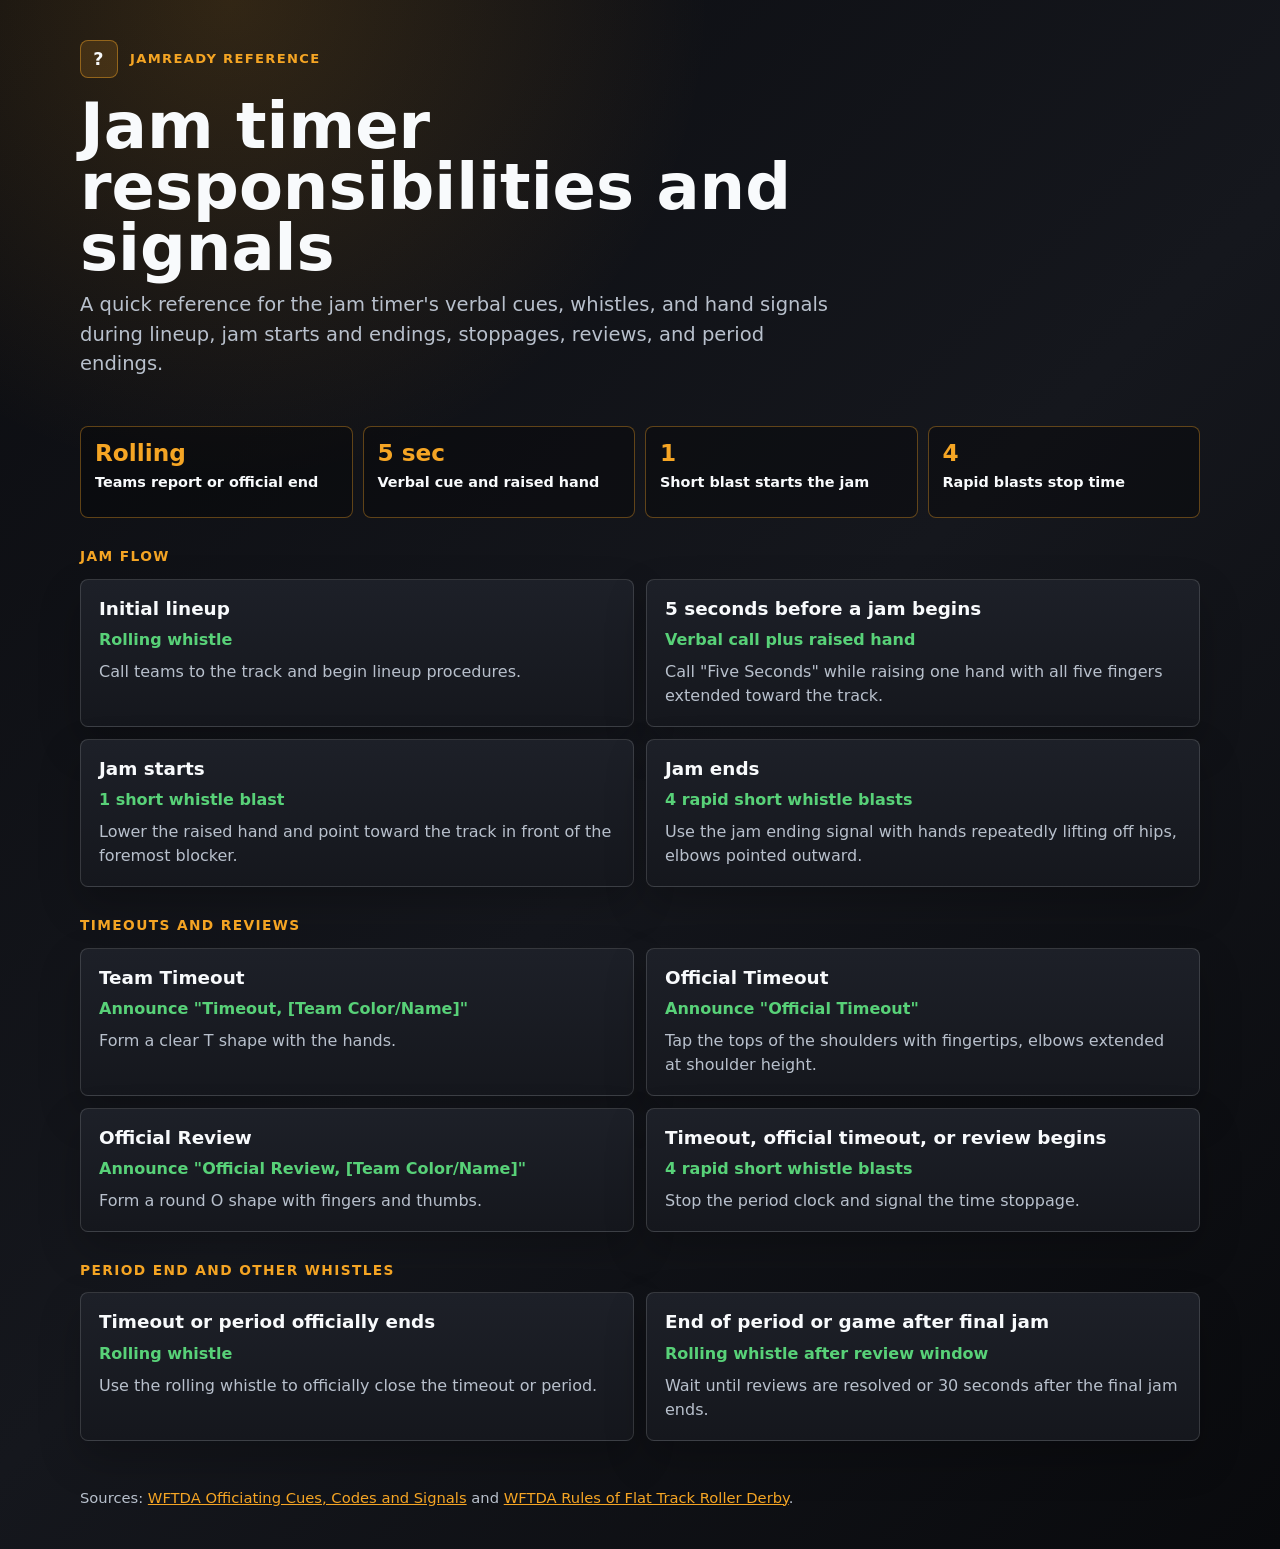
<file: support-page/jam-timer-procedures/index.html>
<!DOCTYPE html>
<html lang="en">
<head>
  <meta charset="UTF-8">
  <meta name="viewport" content="width=device-width, initial-scale=1.0">
  <meta name="description" content="JamReady jam timer whistle, verbal cue, and hand signal reference for roller derby jam timing.">
  <title>JamReady Jam Timer Signals</title>
  <style>
    :root {
      color-scheme: dark;
      --bg: #0b0c10;
      --panel: #15171d;
      --panel-strong: #1d2028;
      --line: rgba(255, 255, 255, 0.14);
      --text: #f8fafc;
      --muted: #b8c0cc;
      --accent: #f5a524;
      --accent-soft: rgba(245, 165, 36, 0.14);
      --green: #58d178;
    }

    * {
      box-sizing: border-box;
    }

    body {
      margin: 0;
      min-height: 100vh;
      background:
        radial-gradient(circle at 18% 0%, rgba(245, 165, 36, 0.16), transparent 30rem),
        linear-gradient(135deg, #0b0c10 0%, #15171d 52%, #090a0d 100%);
      color: var(--text);
      font-family: Inter, ui-sans-serif, system-ui, -apple-system, BlinkMacSystemFont, "Segoe UI", sans-serif;
      line-height: 1.5;
    }

    header,
    main,
    footer {
      width: min(1120px, calc(100% - 32px));
      margin: 0 auto;
    }

    header {
      padding: 40px 0 24px;
    }

    .brand {
      display: flex;
      align-items: center;
      gap: 12px;
      color: var(--accent);
      font-size: 0.82rem;
      font-weight: 900;
      letter-spacing: 0.1em;
      text-transform: uppercase;
    }

    .brand-mark {
      display: inline-grid;
      place-items: center;
      width: 38px;
      height: 38px;
      border: 1px solid rgba(245, 165, 36, 0.45);
      border-radius: 8px;
      background: var(--accent-soft);
      color: var(--text);
      font-size: 1.1rem;
    }

    h1 {
      max-width: 840px;
      margin: 18px 0 12px;
      font-size: clamp(2.1rem, 5vw, 4.8rem);
      line-height: 0.95;
      letter-spacing: 0;
    }

    .lede {
      max-width: 760px;
      margin: 0;
      color: var(--muted);
      font-size: clamp(1rem, 2vw, 1.22rem);
    }

    .quick-grid {
      display: grid;
      grid-template-columns: repeat(4, minmax(0, 1fr));
      gap: 10px;
      margin: 24px 0;
    }

    .quick-item {
      min-height: 92px;
      padding: 14px;
      border: 1px solid rgba(245, 165, 36, 0.36);
      border-radius: 8px;
      background: rgba(0, 0, 0, 0.28);
    }

    .quick-item strong {
      display: block;
      color: var(--accent);
      font-size: 1.45rem;
      line-height: 1;
    }

    .quick-item span {
      display: block;
      margin-top: 8px;
      color: var(--text);
      font-weight: 800;
      font-size: 0.9rem;
    }

    section {
      margin: 28px 0;
    }

    h2 {
      margin: 0 0 12px;
      color: var(--accent);
      font-size: 0.86rem;
      letter-spacing: 0.1em;
      text-transform: uppercase;
    }

    .procedure-grid {
      display: grid;
      grid-template-columns: repeat(2, minmax(0, 1fr));
      gap: 12px;
    }

    article {
      padding: 18px;
      border: 1px solid var(--line);
      border-radius: 8px;
      background: linear-gradient(180deg, var(--panel-strong), var(--panel));
      box-shadow: 0 18px 42px rgba(0, 0, 0, 0.22);
    }

    article h3 {
      margin: 0 0 8px;
      font-size: 1.15rem;
      line-height: 1.2;
    }

    .signal {
      margin: 0 0 8px;
      color: var(--green);
      font-weight: 900;
    }

    article p {
      margin: 0;
      color: var(--muted);
    }

    footer {
      padding: 18px 0 40px;
      color: var(--muted);
      font-size: 0.92rem;
    }

    a {
      color: var(--accent);
    }

    @media (max-width: 860px) {
      .quick-grid {
        grid-template-columns: repeat(2, minmax(0, 1fr));
      }

      .procedure-grid {
        grid-template-columns: 1fr;
      }
    }

    @media (max-width: 520px) {
      header,
      main,
      footer {
        width: min(100% - 24px, 1120px);
      }

      .quick-grid {
        grid-template-columns: 1fr;
      }
    }
  </style>
</head>
<body>
  <header>
    <div class="brand">
      <span class="brand-mark">?</span>
      JamReady Reference
    </div>
    <h1>Jam timer responsibilities and signals</h1>
    <p class="lede">A quick reference for the jam timer's verbal cues, whistles, and hand signals during lineup, jam starts and endings, stoppages, reviews, and period endings.</p>
  </header>

  <main>
    <div class="quick-grid" aria-label="Quick whistle reference">
      <div class="quick-item"><strong>Rolling</strong><span>Teams report or official end</span></div>
      <div class="quick-item"><strong>5 sec</strong><span>Verbal cue and raised hand</span></div>
      <div class="quick-item"><strong>1</strong><span>Short blast starts the jam</span></div>
      <div class="quick-item"><strong>4</strong><span>Rapid blasts stop time</span></div>
    </div>

    <section aria-labelledby="jam-flow">
      <h2 id="jam-flow">Jam Flow</h2>
      <div class="procedure-grid">
        <article>
          <h3>Initial lineup</h3>
          <p class="signal">Rolling whistle</p>
          <p>Call teams to the track and begin lineup procedures.</p>
        </article>
        <article>
          <h3>5 seconds before a jam begins</h3>
          <p class="signal">Verbal call plus raised hand</p>
          <p>Call "Five Seconds" while raising one hand with all five fingers extended toward the track.</p>
        </article>
        <article>
          <h3>Jam starts</h3>
          <p class="signal">1 short whistle blast</p>
          <p>Lower the raised hand and point toward the track in front of the foremost blocker.</p>
        </article>
        <article>
          <h3>Jam ends</h3>
          <p class="signal">4 rapid short whistle blasts</p>
          <p>Use the jam ending signal with hands repeatedly lifting off hips, elbows pointed outward.</p>
        </article>
      </div>
    </section>

    <section aria-labelledby="stoppages">
      <h2 id="stoppages">Timeouts and Reviews</h2>
      <div class="procedure-grid">
        <article>
          <h3>Team Timeout</h3>
          <p class="signal">Announce "Timeout, [Team Color/Name]"</p>
          <p>Form a clear T shape with the hands.</p>
        </article>
        <article>
          <h3>Official Timeout</h3>
          <p class="signal">Announce "Official Timeout"</p>
          <p>Tap the tops of the shoulders with fingertips, elbows extended at shoulder height.</p>
        </article>
        <article>
          <h3>Official Review</h3>
          <p class="signal">Announce "Official Review, [Team Color/Name]"</p>
          <p>Form a round O shape with fingers and thumbs.</p>
        </article>
        <article>
          <h3>Timeout, official timeout, or review begins</h3>
          <p class="signal">4 rapid short whistle blasts</p>
          <p>Stop the period clock and signal the time stoppage.</p>
        </article>
      </div>
    </section>

    <section aria-labelledby="other-signals">
      <h2 id="other-signals">Period End and Other Whistles</h2>
      <div class="procedure-grid">
        <article>
          <h3>Timeout or period officially ends</h3>
          <p class="signal">Rolling whistle</p>
          <p>Use the rolling whistle to officially close the timeout or period.</p>
        </article>
        <article>
          <h3>End of period or game after final jam</h3>
          <p class="signal">Rolling whistle after review window</p>
          <p>Wait until reviews are resolved or 30 seconds after the final jam ends.</p>
        </article>
      </div>
    </section>
  </main>

  <footer>
    Sources:
    <a href="https://static.wftda.com/officiating/wftda-officiating-cues-codes-and-signals.pdf">WFTDA Officiating Cues, Codes and Signals</a>
    and
    <a href="https://rules.wftda.com/01_params.html">WFTDA Rules of Flat Track Roller Derby</a>.
  </footer>
</body>
</html>
</file>
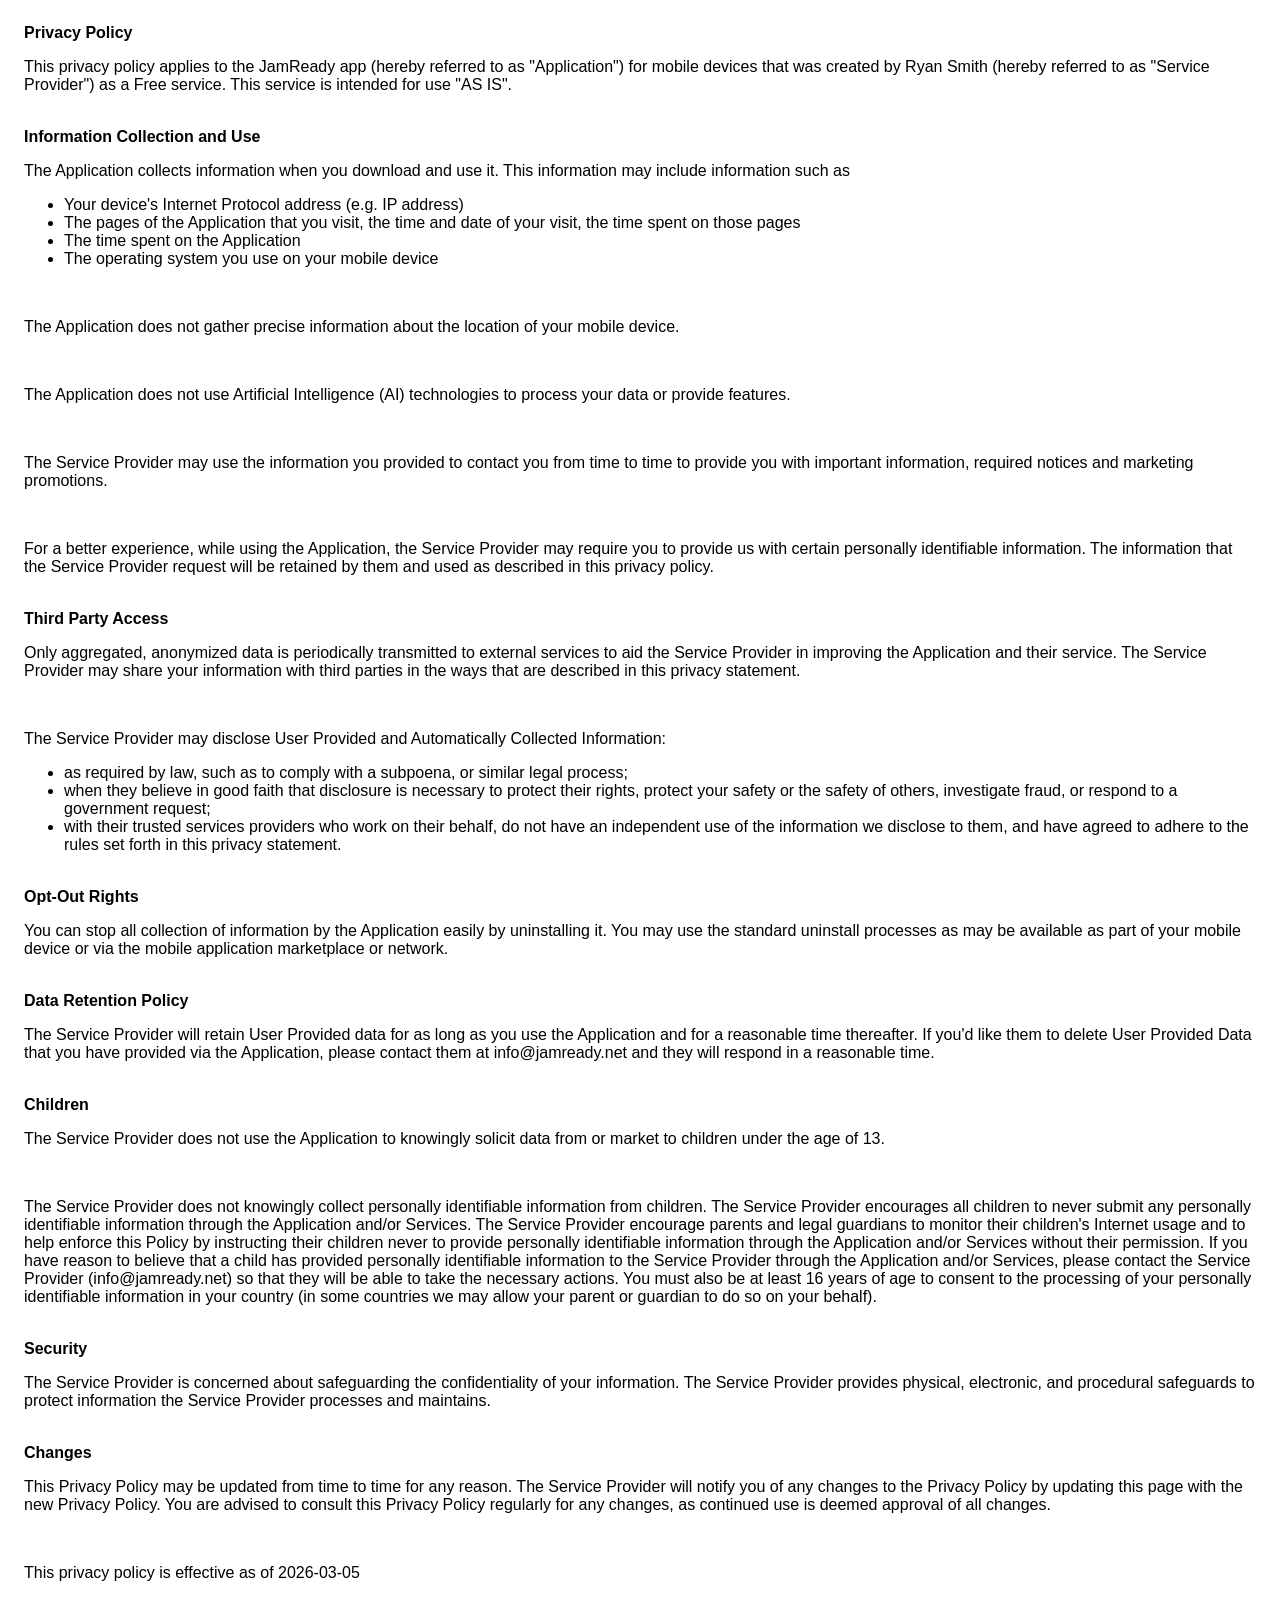
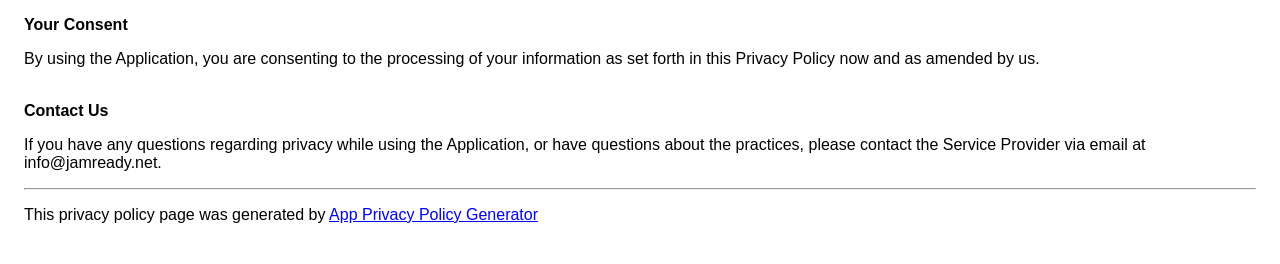
<file: support-page/privacy-policy/index.html>
<!DOCTYPE html>
<html lang="en">
<head>
    <meta charset='utf-8'>
    <meta name='viewport' content='width=device-width'>
    <title>Privacy Policy</title>
    <style> body {
        font-family: 'Helvetica Neue', Helvetica, Arial, sans-serif;
        padding: 1em;
    } </style>
</head>
<body>
<strong>Privacy Policy</strong>
<p>This privacy policy applies to the JamReady app (hereby referred to as "Application") for mobile devices that was
    created by Ryan Smith (hereby referred to as "Service Provider") as a Free service. This service is intended for use
    "AS IS".</p><br><strong>Information Collection and Use</strong>
<p>The Application collects information when you download and use it. This information may include information such
    as </p>
<ul>
    <li>Your device's Internet Protocol address (e.g. IP address)</li>
    <li>The pages of the Application that you visit, the time and date of your visit, the time spent on those pages</li>
    <li>The time spent on the Application</li>
    <li>The operating system you use on your mobile device</li>
</ul>
<p></p><br>
<p>The Application does not gather precise information about the location of your mobile device.</p><!----><br>
<p>The Application does not use Artificial Intelligence (AI) technologies to process your data or provide features.</p>
<br>
<p>The Service Provider may use the information you provided to contact you from time to time to provide you with
    important information, required notices and marketing promotions.</p><br>
<p>For a better experience, while using the Application, the Service Provider may require you to provide us with certain
    personally identifiable information. The information that the Service Provider request will be retained by them and
    used as described in this privacy policy.</p><br><strong>Third Party Access</strong>
<p>Only aggregated, anonymized data is periodically transmitted to external services to aid the Service Provider in
    improving the Application and their service. The Service Provider may share your information with third parties in
    the ways that are described in this privacy statement.</p><!----><br>
<p>The Service Provider may disclose User Provided and Automatically Collected Information:</p>
<ul>
    <li>as required by law, such as to comply with a subpoena, or similar legal process;</li>
    <li>when they believe in good faith that disclosure is necessary to protect their rights, protect your safety or the
        safety of others, investigate fraud, or respond to a government request;
    </li>
    <li>with their trusted services providers who work on their behalf, do not have an independent use of the
        information we disclose to them, and have agreed to adhere to the rules set forth in this privacy statement.
    </li>
</ul>
<p></p><br><strong>Opt-Out Rights</strong>
<p>You can stop all collection of information by the Application easily by uninstalling it. You may use the standard
    uninstall processes as may be available as part of your mobile device or via the mobile application marketplace or
    network.</p><br><strong>Data Retention Policy</strong>
<p>The Service Provider will retain User Provided data for as long as you use the Application and for a reasonable time
    thereafter. If you'd like them to delete User Provided Data that you have provided via the Application, please
    contact them at info@jamready.net and they will respond in a reasonable time.</p><br><strong>Children</strong>
<p>The Service Provider does not use the Application to knowingly solicit data from or market to children under the age
    of 13.</p>
<div><br>
    <p>The Service Provider does not knowingly collect personally identifiable information from children. The Service
        Provider encourages all children to never submit any personally identifiable information through the Application
        and/or Services. The Service Provider encourage parents and legal guardians to monitor their children's Internet
        usage and to help enforce this Policy by instructing their children never to provide personally identifiable
        information through the Application and/or Services without their permission. If you have reason to believe that
        a child has provided personally identifiable information to the Service Provider through the Application and/or
        Services, please contact the Service Provider <span>(info@jamready.net)</span> so that they will be able to take
        the necessary actions. You must also be at least 16 years of age to consent to the processing of your personally
        identifiable information in your country (in some countries we may allow your parent or guardian to do so on
        your behalf).</p></div>
<br><strong>Security</strong>
<p>The Service Provider is concerned about safeguarding the confidentiality of your information. The Service Provider
    provides physical, electronic, and procedural safeguards to protect information the Service Provider processes and
    maintains.</p><br><strong>Changes</strong>
<p>This Privacy Policy may be updated from time to time for any reason. The Service Provider will notify you of any
    changes to the Privacy Policy by updating this page with the new Privacy Policy. You are advised to consult this
    Privacy Policy regularly for any changes, as continued use is deemed approval of all changes.</p><br>
<p>This privacy policy is effective as of 2026-03-05</p><br><strong>Your Consent</strong>
<p>By using the Application, you are consenting to the processing of your information as set forth in this Privacy
    Policy now and as amended by us.</p><br><strong>Contact Us</strong>
<p>If you have any questions regarding privacy while using the Application, or have questions about the practices,
    please contact the Service Provider via email at info@jamready.net.</p>
<hr>
<p>This privacy policy page was generated by <a href="https://app-privacy-policy-generator.nisrulz.com/" target="_blank"
                                                rel="noopener noreferrer">App Privacy Policy Generator</a></p>
</body>
</html>
</file>
